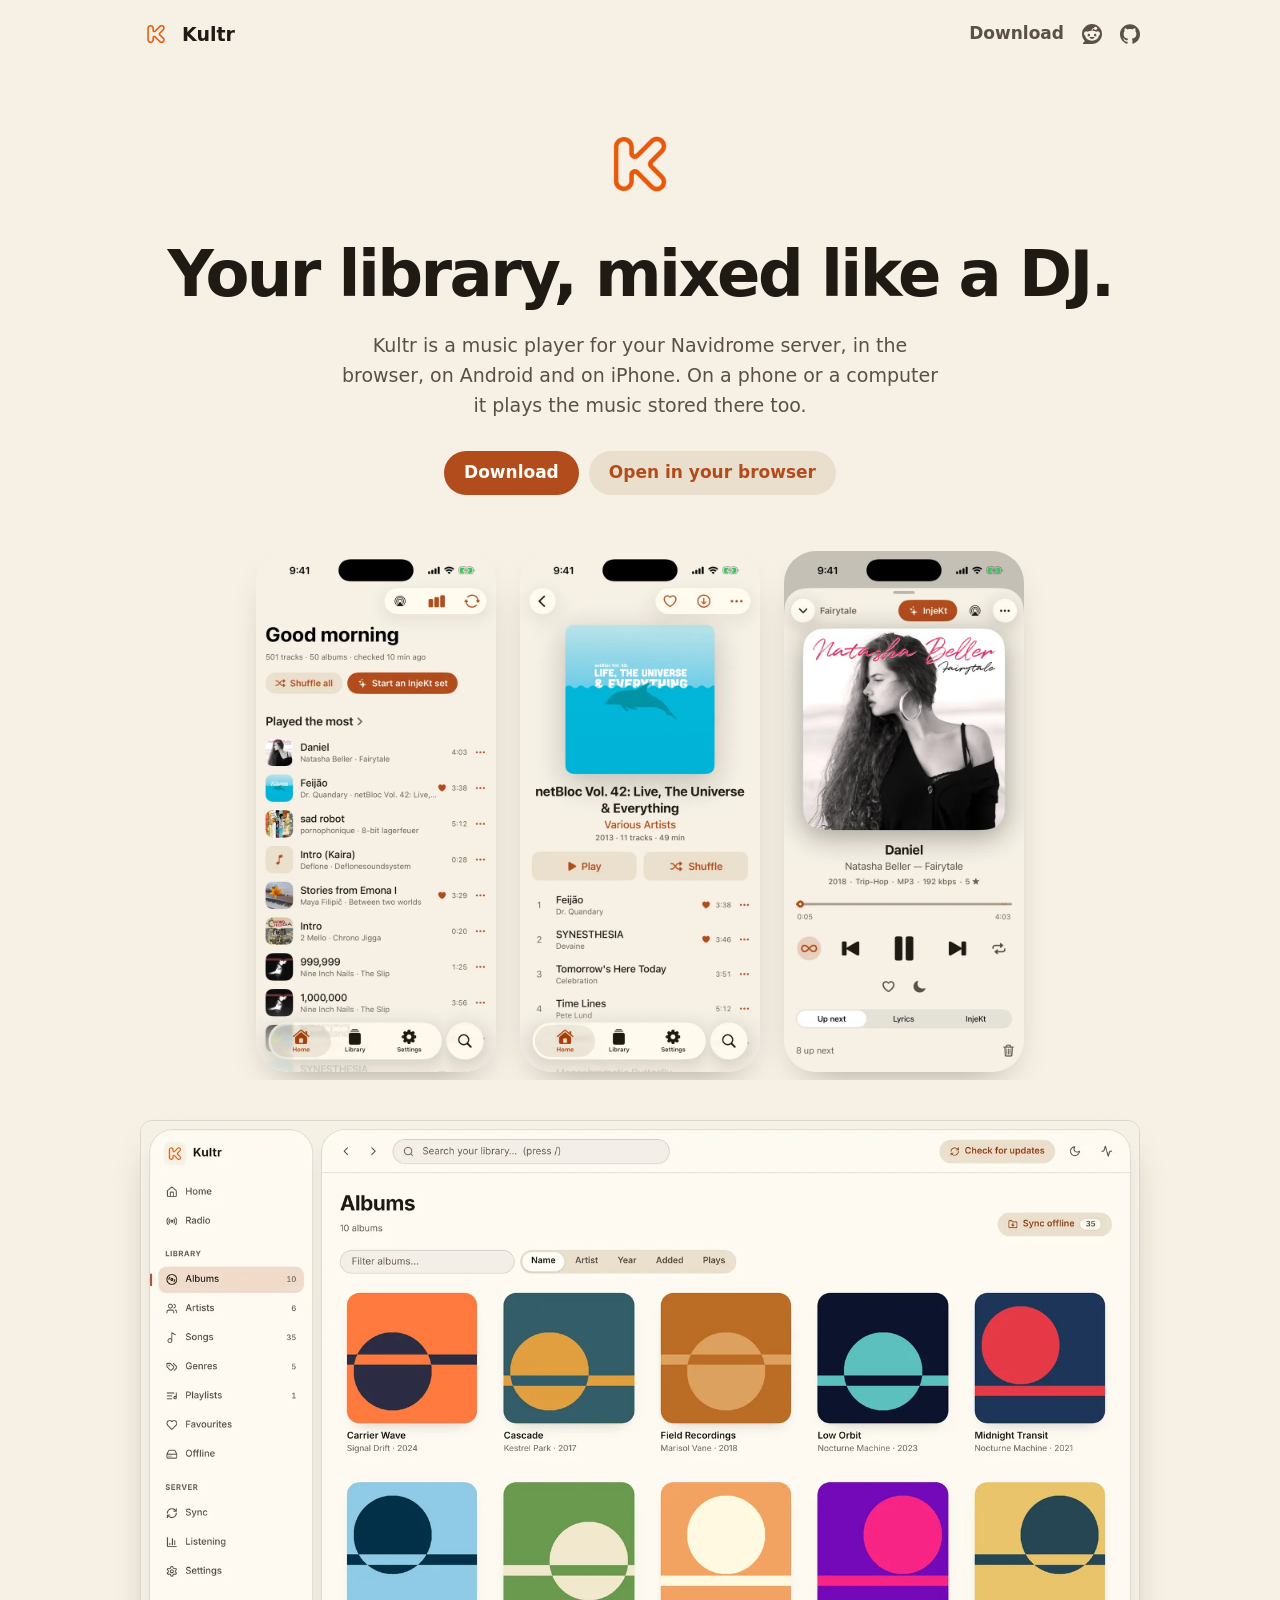
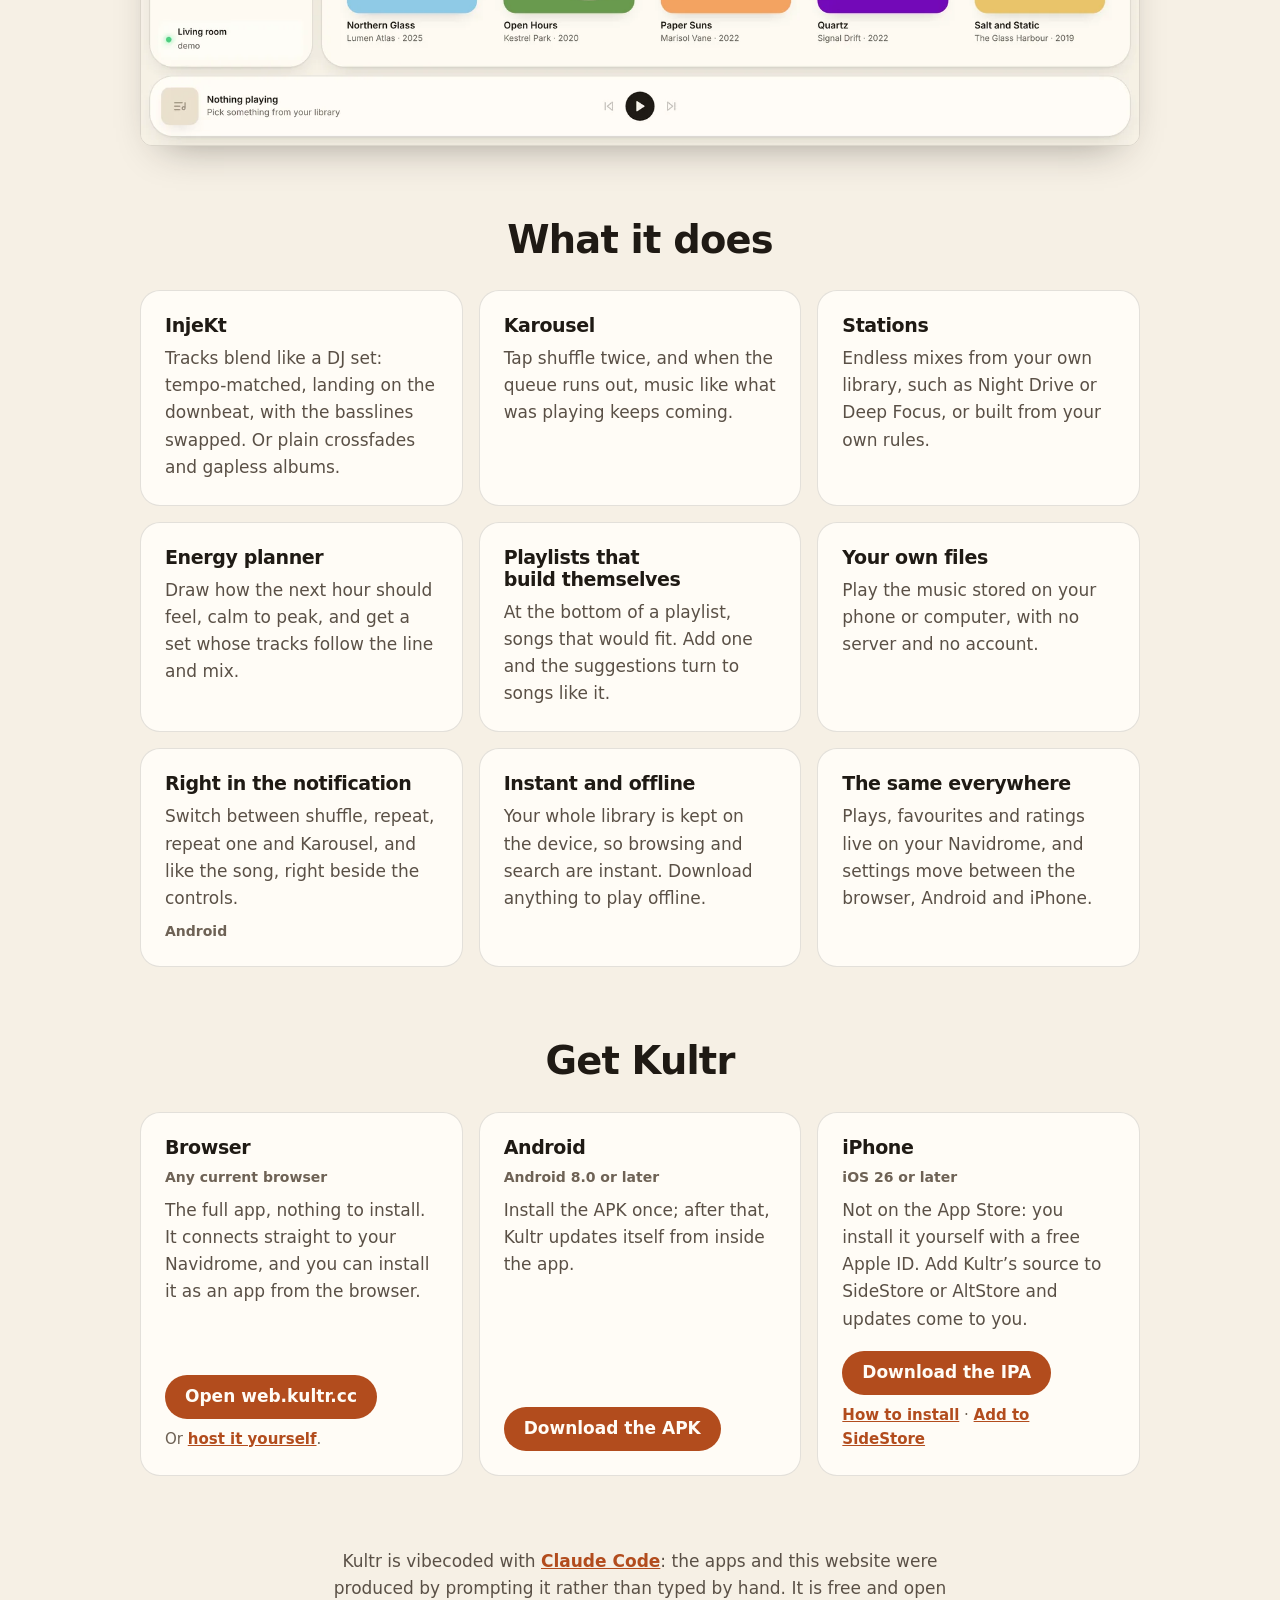
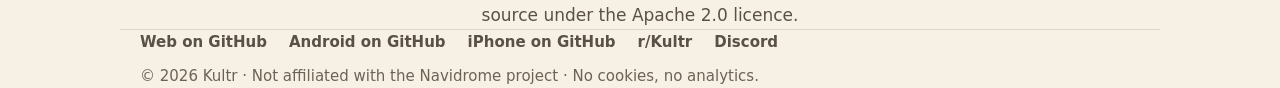
<file: site/index.html>
<!doctype html>
<html lang="en-GB">
  <head>
    <meta charset="utf-8" />
    <meta name="viewport" content="width=device-width, initial-scale=1" />
    <title>Kultr — a music player for Navidrome</title>
    <meta name="description" content="Kultr is a music player for Navidrome, in the browser, on Android and on iPhone. It mixes tracks like a DJ, keeps your library on the device, and on a phone plays the music stored there too." />
    <link rel="canonical" href="https://kultr.cc/" />
    <meta name="theme-color" content="#f6f0e5" media="(prefers-color-scheme: light)" />
    <meta name="theme-color" content="#1c1a17" media="(prefers-color-scheme: dark)" />
    <link rel="icon" type="image/png" href="favicon.png" />
    <link rel="apple-touch-icon" href="apple-touch-icon.png" />
    <meta property="og:type" content="website" />
    <meta property="og:url" content="https://kultr.cc/" />
    <meta property="og:title" content="Kultr — your library, mixed like a DJ" />
    <meta property="og:description" content="A music player for Navidrome, in the browser, on Android and on iPhone." />
    <meta property="og:image" content="https://kultr.cc/assets/img/og.png" />
    <meta name="twitter:card" content="summary_large_image" />
    <link rel="stylesheet" href="assets/site.css" />
  </head>
  <body>
    <header class="wrap top">
      <a class="brand" href="./"><img src="assets/img/logo.png" alt="" width="32" height="32" />Kultr</a>
      <a href="#download">Download</a>
      <a href="https://www.reddit.com/r/Kultr/" aria-label="r/Kultr on Reddit"><svg viewBox="0 0 24 24" aria-hidden="true"><path d="M12 0C5.373 0 0 5.373 0 12c0 3.314 1.343 6.314 3.515 8.485l-2.286 2.286C.775 23.225 1.097 24 1.738 24H12c6.627 0 12-5.373 12-12S18.627 0 12 0Zm4.388 3.199c1.104 0 1.999.895 1.999 1.999 0 1.105-.895 2-1.999 2-.946 0-1.739-.657-1.947-1.539v.002c-1.147.162-2.032 1.15-2.032 2.341v.007c1.776.067 3.4.567 4.686 1.363.473-.363 1.064-.58 1.707-.58 1.547 0 2.802 1.254 2.802 2.802 0 1.117-.655 2.081-1.601 2.531-.088 3.256-3.637 5.876-7.997 5.876-4.361 0-7.905-2.617-7.998-5.87-.954-.447-1.614-1.415-1.614-2.538 0-1.548 1.255-2.802 2.803-2.802.645 0 1.239.218 1.712.585 1.275-.79 2.881-1.291 4.64-1.365v-.01c0-1.663 1.263-3.034 2.88-3.207.188-.911.993-1.595 1.959-1.595Zm-8.085 8.376c-.784 0-1.459.78-1.506 1.797-.047 1.016.64 1.429 1.426 1.429.786 0 1.371-.369 1.418-1.385.047-1.017-.553-1.841-1.338-1.841Zm7.406 0c-.786 0-1.385.824-1.338 1.841.047 1.017.634 1.385 1.418 1.385.785 0 1.473-.413 1.426-1.429-.046-1.017-.721-1.797-1.506-1.797Zm-3.703 4.013c-.974 0-1.907.048-2.77.135-.147.015-.241.168-.183.305.483 1.154 1.622 1.964 2.953 1.964 1.33 0 2.47-.81 2.953-1.964.057-.137-.037-.29-.184-.305-.863-.087-1.795-.135-2.769-.135Z"/></svg></a>
      <a href="https://github.com/evropiani/Kultr" aria-label="Kultr on GitHub"><svg viewBox="0 0 24 24" aria-hidden="true"><path d="M12 .297c-6.63 0-12 5.373-12 12 0 5.303 3.438 9.8 8.205 11.385.6.113.82-.258.82-.577 0-.285-.01-1.04-.015-2.04-3.338.724-4.042-1.61-4.042-1.61C4.422 18.07 3.633 17.7 3.633 17.7c-1.087-.744.084-.729.084-.729 1.205.084 1.838 1.236 1.838 1.236 1.07 1.835 2.809 1.305 3.495.998.108-.776.417-1.305.76-1.605-2.665-.3-5.466-1.332-5.466-5.93 0-1.31.465-2.38 1.235-3.22-.135-.303-.54-1.523.105-3.176 0 0 1.005-.322 3.3 1.23.96-.267 1.98-.399 3-.405 1.02.006 2.04.138 3 .405 2.28-1.552 3.285-1.23 3.285-1.23.645 1.653.24 2.873.12 3.176.765.84 1.23 1.91 1.23 3.22 0 4.61-2.805 5.625-5.475 5.92.42.36.81 1.096.81 2.22 0 1.606-.015 2.896-.015 3.286 0 .315.21.69.825.57C20.565 22.092 24 17.592 24 12.297c0-6.627-5.373-12-12-12"/></svg></a>
    </header>

    <main class="wrap">
      <div class="hero">
        <img class="logo" src="assets/img/logo.png" alt="" width="96" height="96" />
        <h1>Your library, mixed like a DJ.</h1>
        <p>Kultr is a music player for your Navidrome server, in the browser, on Android and on iPhone. On a phone or a computer it plays the music stored there too.</p>
        <div class="actions">
          <a class="btn primary" href="#download">Download</a>
          <a class="btn" href="https://web.kultr.cc/">Open in your browser</a>
        </div>
      </div>

      <div class="phones">
        <img src="assets/img/iphone-home.webp" width="600" height="1304" alt="Kultr on iPhone: the home page with the most played tracks." />
        <img src="assets/img/iphone-album.webp" width="600" height="1304" alt="Kultr on iPhone: an album page." />
        <img src="assets/img/iphone-player.webp" width="600" height="1304" alt="Kultr on iPhone: the player, with InjeKt on." />
      </div>
      <picture>
        <source srcset="assets/img/browser-dark.webp" media="(prefers-color-scheme: dark)" />
        <img class="browser" src="assets/img/browser.webp" width="1600" height="1000" loading="lazy" alt="Kultr in the browser: the albums grid." />
      </picture>

      <section aria-labelledby="highlights">
        <h2 id="highlights">What it does</h2>
        <div class="grid">
          <div class="card">
            <h3>InjeKt</h3>
            <p>Tracks blend like a DJ set: tempo-matched, landing on the downbeat, with the basslines swapped. Or plain crossfades and gapless albums.</p>
          </div>
          <div class="card">
            <h3>Karousel</h3>
            <p>Tap shuffle twice, and when the queue runs out, music like what was playing keeps coming.</p>
          </div>
          <div class="card">
            <h3>Stations</h3>
            <p>Endless mixes from your own library, such as Night Drive or Deep Focus, or built from your own rules.</p>
          </div>
          <div class="card">
            <h3>Energy planner</h3>
            <p>Draw how the next hour should feel, calm to peak, and get a set whose tracks follow the line and mix.</p>
          </div>
          <div class="card">
            <h3>Playlists that build themselves</h3>
            <p>At the bottom of a playlist, songs that would fit. Add one and the suggestions turn to songs like it.</p>
          </div>
          <div class="card">
            <h3>Your own files</h3>
            <p>Play the music stored on your phone or computer, with no server and no account.</p>
          </div>
          <div class="card">
            <h3>Right in the notification</h3>
            <p>Switch between shuffle, repeat, repeat one and Karousel, and like the song, right beside the controls.</p>
            <span class="tag">Android</span>
          </div>
          <div class="card">
            <h3>Instant and offline</h3>
            <p>Your whole library is kept on the device, so browsing and search are instant. Download anything to play offline.</p>
          </div>
          <div class="card">
            <h3>The same everywhere</h3>
            <p>Plays, favourites and ratings live on your Navidrome, and settings move between the browser, Android and iPhone.</p>
          </div>
        </div>
      </section>

      <section id="download" aria-labelledby="download-title">
        <h2 id="download-title">Get Kultr</h2>
        <div class="grid">
          <div class="card">
            <h3>Browser</h3>
            <span class="tag">Any current browser</span>
            <p>The full app, nothing to install. It connects straight to your Navidrome, and you can install it as an app from the browser.</p>
            <div class="actions">
              <a class="btn primary" href="https://web.kultr.cc/">Open web.kultr.cc</a>
            </div>
            <p class="small">Or <a href="https://github.com/evropiani/Kultr/blob/main/docs/INSTALL.md">host it yourself</a>.</p>
          </div>
          <div class="card">
            <h3>Android</h3>
            <span class="tag">Android 8.0 or later</span>
            <p>Install the APK once; after that, Kultr updates itself from inside the app.</p>
            <div class="actions">
              <a class="btn primary" href="https://github.com/evropiani/Kultr_Android/releases/latest">Download the APK</a>
            </div>
          </div>
          <div class="card">
            <h3>iPhone</h3>
            <span class="tag">iOS 26 or later</span>
            <p>Not on the App Store: you install it yourself with a free Apple ID. Add Kultr&rsquo;s source to SideStore or AltStore and updates come to you.</p>
            <div class="actions">
              <a class="btn primary" href="https://github.com/evropiani/Kultr_iOS/releases/latest">Download the IPA</a>
            </div>
            <p class="small"><a href="https://github.com/evropiani/Kultr_iOS/blob/main/docs/INSTALL.md">How to install</a> &middot; <a href="sidestore://source?url=https%3A%2F%2Fgist.githubusercontent.com%2Fevropiani%2F6e3a3c18525a228d03924674430c4d48%2Fraw%2Fevropiani.json">Add to SideStore</a></p>
          </div>
        </div>
      </section>

      <section aria-label="How Kultr is made">
        <p class="note">Kultr is vibecoded with <a href="https://claude.ai/code">Claude Code</a>: the apps and this website were produced by prompting it rather than typed by hand. It is free and open source under the Apache 2.0 licence.</p>
      </section>
    </main>

    <footer class="wrap">
      <nav aria-label="Links">
        <a href="https://github.com/evropiani/Kultr">Web on GitHub</a>
        <a href="https://github.com/evropiani/Kultr_Android">Android on GitHub</a>
        <a href="https://github.com/evropiani/Kultr_iOS">iPhone on GitHub</a>
        <a href="https://www.reddit.com/r/Kultr/">r/Kultr</a>
        <a href="https://discord.com/users/319246364246540288">Discord</a>
      </nav>
      <p>&copy; 2026 Kultr &middot; Not affiliated with the Navidrome project &middot; No cookies, no analytics.</p>
    </footer>
  </body>
</html>
</file>
<file: site/assets/site.css>
/* kultr.cc — Cream, the look of the Kultr apps: cream pages, warm black text,
   one orange; warm charcoal when the device is in dark mode. */

:root {
  color-scheme: light dark;
  --bg: #f6f0e5;
  --paper: #fffcf6;
  --sand: #eadfcc;
  --sand-hover: #e2d4bd;
  --ink: #1f1a14;
  --ink-2: #5a5046;
  --ink-3: #6e6255;
  --line: rgb(31 26 20 / 0.12);
  --accent: #b24c1d;
  --on-accent: #fffcf6;
  --shadow: 0 18px 40px -22px rgb(31 26 20 / 0.45);
  --font: -apple-system, BlinkMacSystemFont, 'SF Pro Text', 'Segoe UI', Inter, system-ui, sans-serif;
}

@media (prefers-color-scheme: dark) {
  :root {
    --bg: #1c1a17;
    --paper: #26231f;
    --sand: rgb(243 237 226 / 0.1);
    --sand-hover: rgb(243 237 226 / 0.15);
    --ink: #f3ede2;
    --ink-2: rgb(243 237 226 / 0.72);
    --ink-3: rgb(243 237 226 / 0.58);
    --line: rgb(243 237 226 / 0.1);
    --accent: #ff7a3d;
    --on-accent: #1c1a17;
    --shadow: 0 18px 40px -22px rgb(0 0 0 / 0.8);
  }
}

* {
  box-sizing: border-box;
}

html {
  scroll-behavior: smooth;
}

body {
  margin: 0;
  background: var(--bg);
  color: var(--ink-2);
  font: 17px/1.6 var(--font);
  -webkit-font-smoothing: antialiased;
}

img,
svg {
  display: block;
  max-width: 100%;
}

a {
  color: inherit;
}

h1,
h2,
h3 {
  margin: 0;
  color: var(--ink);
  line-height: 1.15;
  letter-spacing: -0.02em;
  text-wrap: balance;
}

p {
  margin: 0;
}

:focus-visible {
  outline: 2px solid var(--accent);
  outline-offset: 3px;
  border-radius: 6px;
}

.wrap {
  max-width: 1040px;
  margin: 0 auto;
  padding: 0 20px;
}

/* Header */

.top {
  display: flex;
  align-items: center;
  gap: 18px;
  padding-block: 18px;
}

.brand {
  display: flex;
  align-items: center;
  gap: 10px;
  margin-right: auto;
  color: var(--ink);
  font-size: 19px;
  font-weight: 800;
  text-decoration: none;
}

.brand img {
  width: 32px;
  height: 32px;
}

.top a:not(.brand) {
  color: var(--ink-2);
  font-weight: 600;
  text-decoration: none;
}

.top a:not(.brand):hover {
  color: var(--accent);
}

.top svg {
  width: 20px;
  height: 20px;
  fill: currentColor;
}

/* Buttons: sand with an orange label, the leading one solid orange. */

.btn {
  display: inline-flex;
  align-items: center;
  justify-content: center;
  min-height: 44px;
  padding: 0 20px;
  border-radius: 999px;
  background: var(--sand);
  color: var(--accent);
  font-weight: 700;
  text-decoration: none;
  white-space: nowrap;
}

.btn:hover {
  background: var(--sand-hover);
}

.btn.primary {
  background: var(--accent);
  color: var(--on-accent);
}

.btn.primary:hover {
  filter: brightness(1.08);
}

.actions {
  display: flex;
  flex-wrap: wrap;
  gap: 10px;
}

/* Hero */

.hero {
  padding: 48px 0 56px;
  text-align: center;
}

.hero .logo {
  width: 96px;
  height: 96px;
  margin: 0 auto 26px;
  filter: drop-shadow(var(--shadow));
}

.hero h1 {
  font-size: clamp(2.4rem, 7vw, 4rem);
  font-weight: 800;
  letter-spacing: -0.04em;
}

.hero p {
  max-width: 600px;
  margin: 18px auto 30px;
  font-size: 19px;
}

.hero .actions {
  justify-content: center;
}

/* Screenshots */

.phones {
  display: flex;
  justify-content: center;
  gap: 24px;
  padding-bottom: 8px;
  overflow-x: auto;
  scroll-snap-type: x mandatory;
}

.phones img {
  flex: 0 0 auto;
  width: 240px;
  height: auto;
  border-radius: 32px;
  box-shadow: var(--shadow);
  scroll-snap-align: center;
}

.browser {
  width: 100%;
  height: auto;
  margin-top: 40px;
  border-radius: 12px;
  border: 1px solid var(--line);
  box-shadow: var(--shadow);
}

/* Sections */

section {
  padding: 72px 0 0;
}

section > h2 {
  margin-bottom: 28px;
  font-size: clamp(1.8rem, 4vw, 2.4rem);
  text-align: center;
}

.grid {
  display: grid;
  grid-template-columns: repeat(auto-fit, minmax(280px, 1fr));
  gap: 16px;
}

.card {
  display: flex;
  flex-direction: column;
  gap: 8px;
  padding: 24px;
  border-radius: 20px;
  background: var(--paper);
  border: 1px solid var(--line);
}

.card h3 {
  font-size: 19px;
}

.card .actions {
  margin-top: auto;
  padding-top: 10px;
}

.tag {
  color: var(--ink-3);
  font-size: 14px;
  font-weight: 600;
}

.small {
  color: var(--ink-3);
  font-size: 15px;
}

.small a {
  color: var(--accent);
  font-weight: 600;
}

.note {
  max-width: 640px;
  margin: 0 auto;
  text-align: center;
}

.note a {
  color: var(--accent);
  font-weight: 600;
}

/* Footer */

footer {
  margin-top: 88px;
  padding: 28px 0 40px;
  border-top: 1px solid var(--line);
  color: var(--ink-3);
  font-size: 15px;
}

footer nav {
  display: flex;
  flex-wrap: wrap;
  gap: 8px 22px;
  margin-bottom: 10px;
}

footer a {
  color: var(--ink-2);
  font-weight: 600;
  text-decoration: none;
}

footer a:hover {
  color: var(--accent);
}

/* Not found */

.lost {
  min-height: 70vh;
  display: grid;
  place-content: center;
  gap: 18px;
  justify-items: center;
  text-align: center;
}

@media (max-width: 640px) {
  .top {
    gap: 14px;
  }
  .hero {
    padding-top: 28px;
  }
  .phones {
    justify-content: flex-start;
  }
  .phones img {
    width: 200px;
  }
}
</file>
